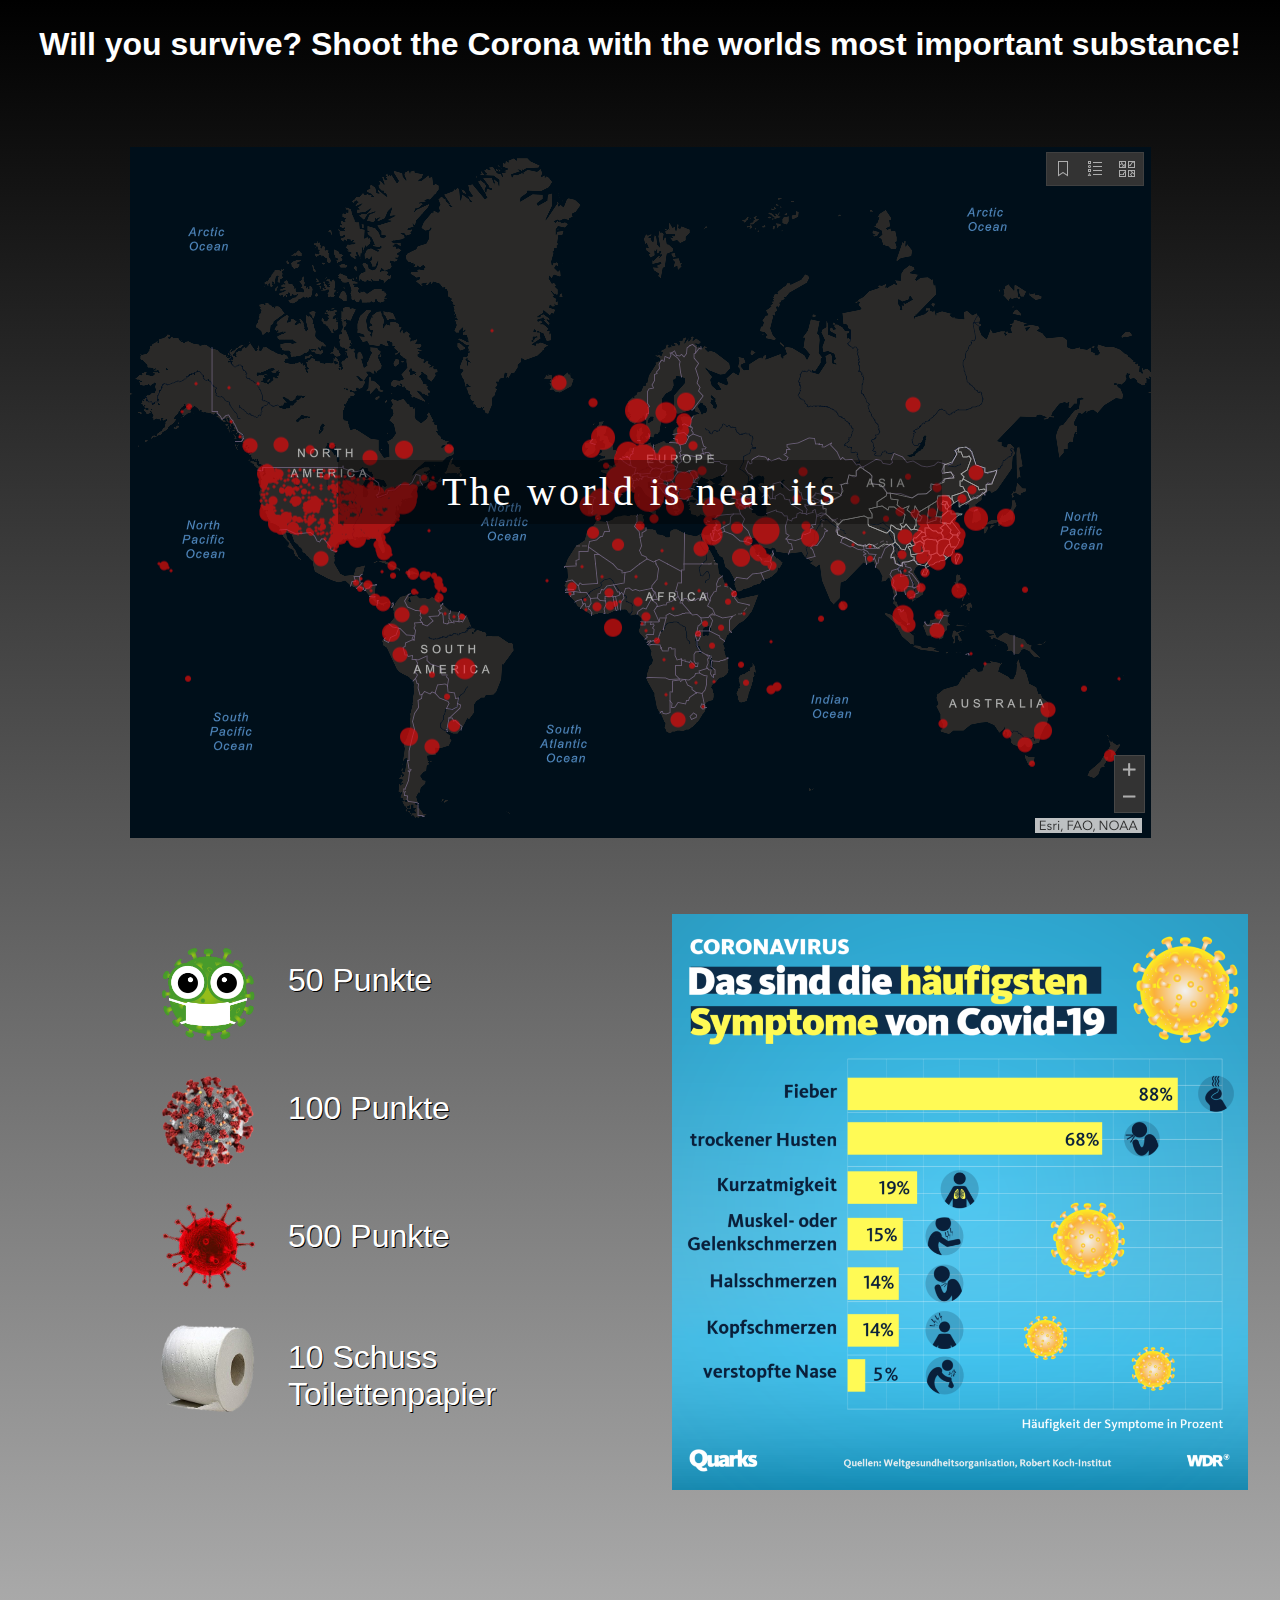
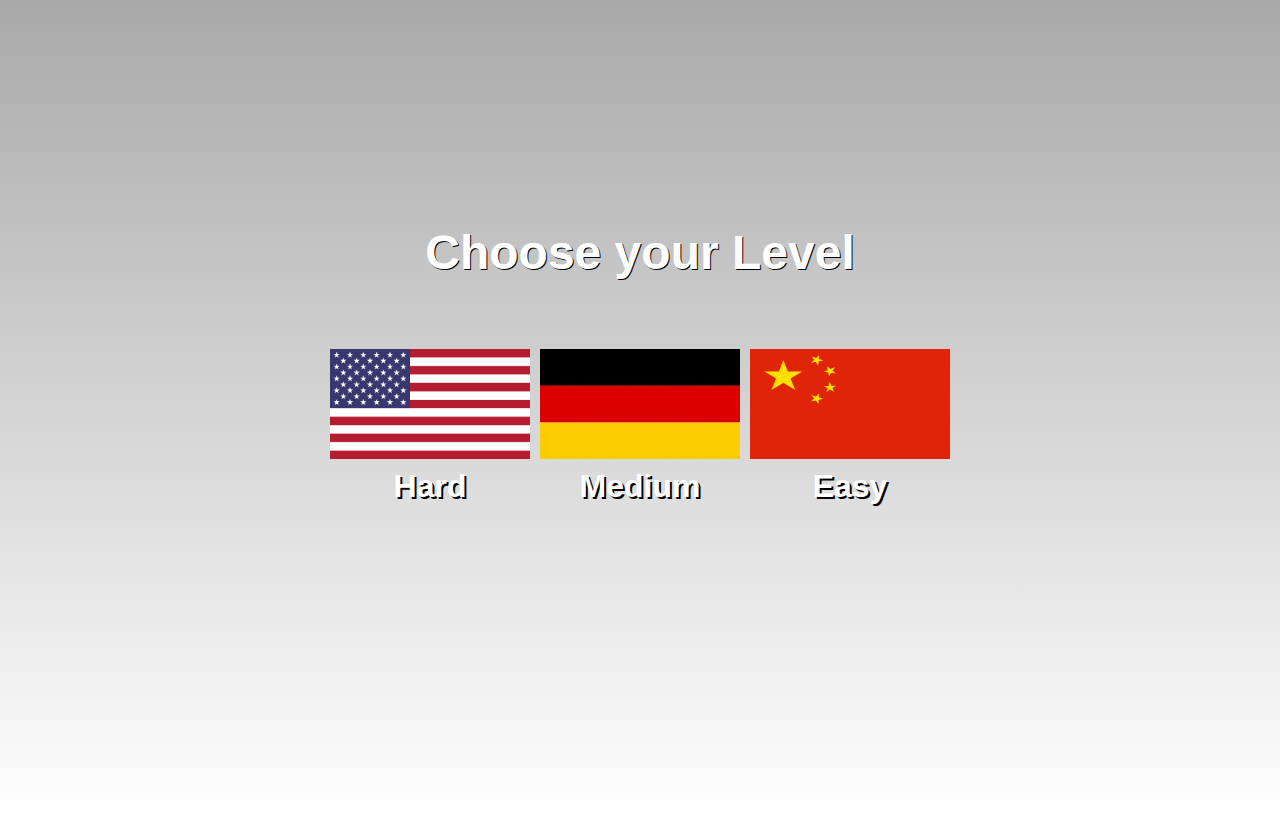
<file: index.html>
<!DOCTYPE html>
<html lang="en">

<head>
    <meta charset="UTF-8">
    <meta name="viewport" content="width=device-width, initial-scale=1.0">
    <meta http-equiv="X-UA-Compatible" content="ie=edge">
    <title>Corona Shoot Game</title>
    <link rel="stylesheet" type="text/css" href="assets/css/landing.css">

</head>

<body>
    <header>
        <!-- <audio controls id="my_audio" src="assets/Music/hintergrund_musik.mp3" loop="loop"></audio> -->

        <h1 id="headline"> Will you survive? Shoot the Corona with the worlds most important substance! </h1>
    </header>
    <main>
        <section id="Weltkarte">
            <div class="text">
                <p id="delta1"></p>
            </div>

        </section>
        <section id="zweiteSeite">
            <article>
                <div>
                    <img id="alpa5" src="assets/img/grün_klein.png" alt="">
                    <p id="delta2">50 Punkte</p>
                </div>
                <div>
                    <img id="alpa6" src="assets/img/grau_klein.png" alt="">
                    <p id="delta3">100 Punkte</p>
                </div>
                <div>
                    <img id="alpa7" src="assets/img/c-virus_klein.png" alt="">
                    <p id="delta4">500 Punkte</p>
                </div>
                <div>
                    <img id="alpa8" src="assets/img/toiletten_papier.png" alt="">
                    <p id="delta5">10 Schuss Toilettenpapier</p>
                </div>
            </article>
            <img id="alpa9" style="width: 90%" src="assets/img/Cov_Symptome_Final_Fcb-e1584378898748.png" alt="">
        </section>
        <section class="spiel">
            <h2>Choose your Level</h2>
            <div class="Flaggen">
                <article>
                    <a href="gameUSA.html"><img id="alpa2" src="assets/img/usa.png" alt=""></a>
                    <h3>Hard</h3>
                </article>
                <article>
                    <a href="gameDE.html"><img id="alpa3" src="assets/img/de.jpeg" alt=""></a>
                    <h3>Medium</h3>
                </article>
                <article>
                    <a href="gameCH.html"><img id="alpa4" src="assets/img/China.png" alt=""></a>
                    <h3>Easy</h3>
                </article>
            </div>
        </section>
    </main>

    <script src="assets/js/game.js"></script>
    <script src="assets/js/landing.js"></script>
</body>

</html>
</file>
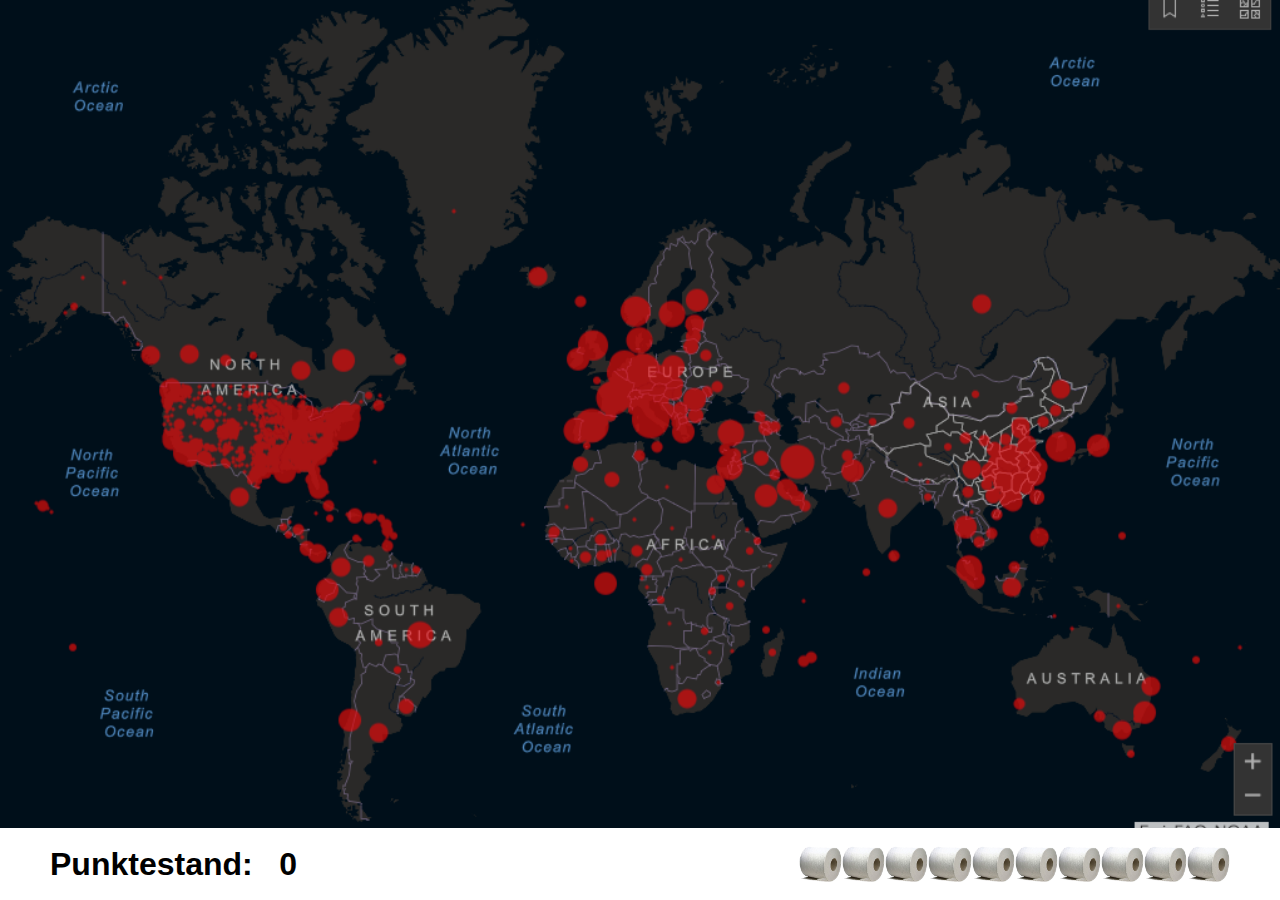
<file: game.html>
<!DOCTYPE html>
<html lang="en">

<head>
    <meta charset="UTF-8">
    <meta name="viewport" content="width=device-width, initial-scale=1.0">
    <meta http-equiv="X-UA-Compatible" content="ie=edge">
    <title>Document</title>
    <link rel="stylesheet" type="text/css" href="assets/css/game.css">
</head>

<body>
    <main>
        <img id="daneben" src="assets/img/Weltkarte.png" alt="">
        <img id="flyingBird" src="assets/img/grün_klein.png" alt="">
        <img id="flyingBird2" src="assets/img/grau_klein.png" alt="">
        <img id="flyingBird3" src="assets/img/c-virus_klein.png" alt="">
    </main>
    <footer>
        <!-- <h1>Punktestand: <span id="Ausgabe">0</span><br>Restschüsse: <span id="Restschusse">10</span></h1> -->
        <h1>Punktestand:&nbsp;&nbsp;&nbsp; <span id="Ausgabe">0</span>
            <span id="Restschusse">
                <img class="toilette" id="toilettenpapier10" src="assets/img/toiletten_papier.png" alt="">
                <img class="toilette" id="toilettenpapier9" src="assets/img/toiletten_papier.png" alt="">
                <img class="toilette" id="toilettenpapier8" src="assets/img/toiletten_papier.png" alt="">
                <img class="toilette" id="toilettenpapier7" src="assets/img/toiletten_papier.png" alt="">
                <img class="toilette" id="toilettenpapier6" src="assets/img/toiletten_papier.png" alt="">
                <img class="toilette" id="toilettenpapier5" src="assets/img/toiletten_papier.png" alt="">
                <img class="toilette" id="toilettenpapier4" src="assets/img/toiletten_papier.png" alt="">
                <img class="toilette" id="toilettenpapier3" src="assets/img/toiletten_papier.png" alt="">
                <img class="toilette" id="toilettenpapier2" src="assets/img/toiletten_papier.png" alt="">
                <img class="toilette" id="toilettenpapier1" src="assets/img/toiletten_papier.png" alt="">
            </span></h1>
    </footer>


    <script src="assets/js/game.js"></script>
</body>

</html>
</file>
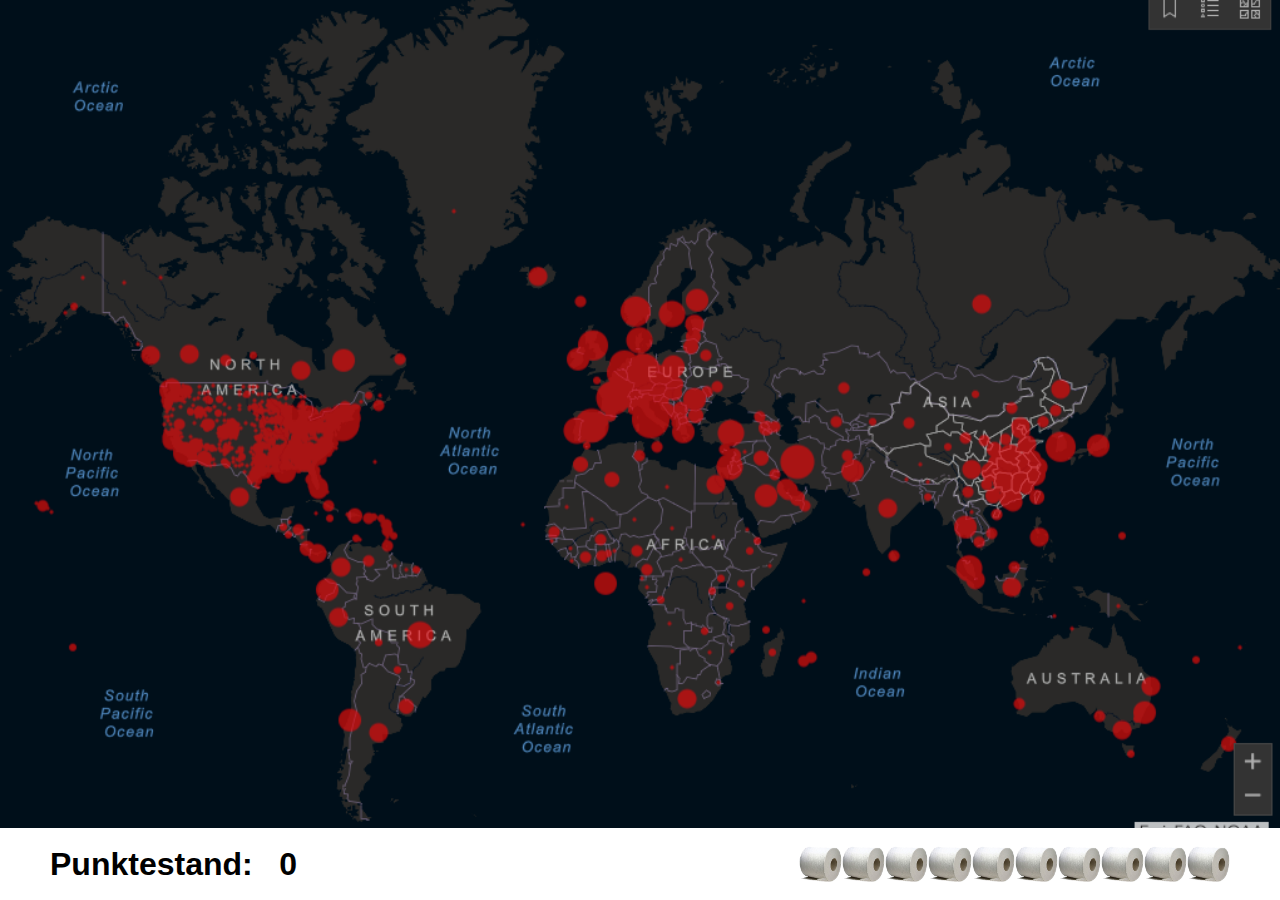
<file: gameCH.html>
<!DOCTYPE html>
<html lang="en">

<head>
    <meta charset="UTF-8">
    <meta name="viewport" content="width=device-width, initial-scale=1.0">
    <meta http-equiv="X-UA-Compatible" content="ie=edge">
    <title>Document</title>
    <link rel="stylesheet" type="text/css" href="assets/css/game.css">
</head>

<body>
    <main>
        <img id="daneben" src="assets/img/Weltkarte.png" alt="">
        <img id="flyingBird" src="assets/img/grün_klein.png" alt="">
        <img id="flyingBirdV2green" src="assets/img/grün_klein.png" alt="">
        <img id="flyingBird2" src="assets/img/grau_klein.png" alt="">
        <img id="flyingBird3" src="assets/img/c-virus_klein.png" alt="">
    </main>
    <footer>
        <!-- <h1>Punktestand: <span id="Ausgabe">0</span><br>Restschüsse: <span id="Restschusse">10</span></h1> -->
        <h1>Punktestand:&nbsp;&nbsp;&nbsp; <span id="Ausgabe">0</span>
            <span id="Restschusse">
                <img class="toilette" id="toilettenpapier10" src="assets/img/toiletten_papier.png" alt="">
                <img class="toilette" id="toilettenpapier9" src="assets/img/toiletten_papier.png" alt="">
                <img class="toilette" id="toilettenpapier8" src="assets/img/toiletten_papier.png" alt="">
                <img class="toilette" id="toilettenpapier7" src="assets/img/toiletten_papier.png" alt="">
                <img class="toilette" id="toilettenpapier6" src="assets/img/toiletten_papier.png" alt="">
                <img class="toilette" id="toilettenpapier5" src="assets/img/toiletten_papier.png" alt="">
                <img class="toilette" id="toilettenpapier4" src="assets/img/toiletten_papier.png" alt="">
                <img class="toilette" id="toilettenpapier3" src="assets/img/toiletten_papier.png" alt="">
                <img class="toilette" id="toilettenpapier2" src="assets/img/toiletten_papier.png" alt="">
                <img class="toilette" id="toilettenpapier1" src="assets/img/toiletten_papier.png" alt="">
            </span></h1>
    </footer>


    <script src="assets/js/game.js"></script>
</body>

</html>
</file>
<file: assets/css/landing.css>
* {
    margin: 0;
    padding: 0;
}

body {
    background: linear-gradient(rgb(0, 0, 0), rgb(333, 333, 333));
    color: #fff;
    font-family: sans-serif;
}

header {
    height: 5vh;
    text-align: center;
    padding: 2% 0;
}

#Weltkarte {
    height: 88vh;
    background: url("../img/Weltkarte.png") center no-repeat;
    display: flex;
    flex-direction: column;
    justify-content: center;
    padding: 0 10.7%;
}

.text {
    color: white;
    background: rgba(0, 0, 0, 0.329);
    width: 60%;
    margin: auto;
    text-align: center;
    font-family: fantasy;
    font-size: 2rem;
}

#zweiteSeite {
    display: grid;
    grid-template-columns: repeat(2, 1fr);
    justify-items: center;
    padding: 2% 0;
}

#zweiteSeite article div {
    display: flex;
    margin-top: 10%;
}

#zweiteSeite article {
    width: 50%;
}

#zweiteSeite article p {
    font-size: 2rem;
    margin-left: 10%;
    margin-top: 5%;
    text-shadow: 1px 1px #000;
}

#zweiteSeite img {
    width: 30%;
}

.spiel {
    height: 100vh;
    display: flex;
    flex-direction: column;
    justify-content: center;
    align-items: center;
}

.spiel h2 {
    text-shadow: 1px 1px #000;
    margin-bottom: 5%;
    font-size: 3rem;
}

.Flaggen {
    display: flex;
}

.Flaggen article img {
    width: 200px;
    height: 110px;
    margin: 5px;
}

.Flaggen article img:hover {
    border: 2px solid yellow;
}

h3 {
    text-align: center;
    text-shadow: 2px 2px #000;
    font-size: 2rem;
}

#delta1 {
    line-height: 4rem;
    font-weight: 100;
    font-size: 2.5rem;
    letter-spacing: .2rem;
}

/* #my_audio {
    height: 50px;
    display: none;
} */
</file>
<file: assets/css/game.css>
* {
    margin: 0;
    padding: 0
}

body {
    font-family: sans-serif;
}

main {
    width: 100%;
    height: 92vh;
}

footer {
    width: 100%;
    height: 8vh;
    display: flex;
}

footer h1 {
    padding-left: 50px;
    display: flex;
    align-items: center;
}

main img {
    width: 100%;
    height: 92vh;
    object-fit: cover;
}

#flyingBird, #flyingBirdV2green {
    display: none;
    width: 15%;
    height: 15%;
    object-fit: contain;
    margin: 0;
    padding: 0;
    transition: all linear 3s;
}

#flyingBird2 {
    display: none;
    width: 7.5%;
    height: 7.5%;
    object-fit: contain;
    margin: 0;
    padding: 0;
    transition: all linear 3s;
}

#flyingBird3 {
    display: none;
    width: 5%;
    height: 5%;
    object-fit: contain;
    margin: 0;
    padding: 0;
    transition: all linear 3s;
}

#flyingBird2, #flyingBird3 {
    display: none;
}

.toilette {
    height: 4vh;
}

#Restschusse {
    position: absolute;
    right: 0;
    padding-right: 50px;
    display: flex;
    align-items: center;
}
</file>
